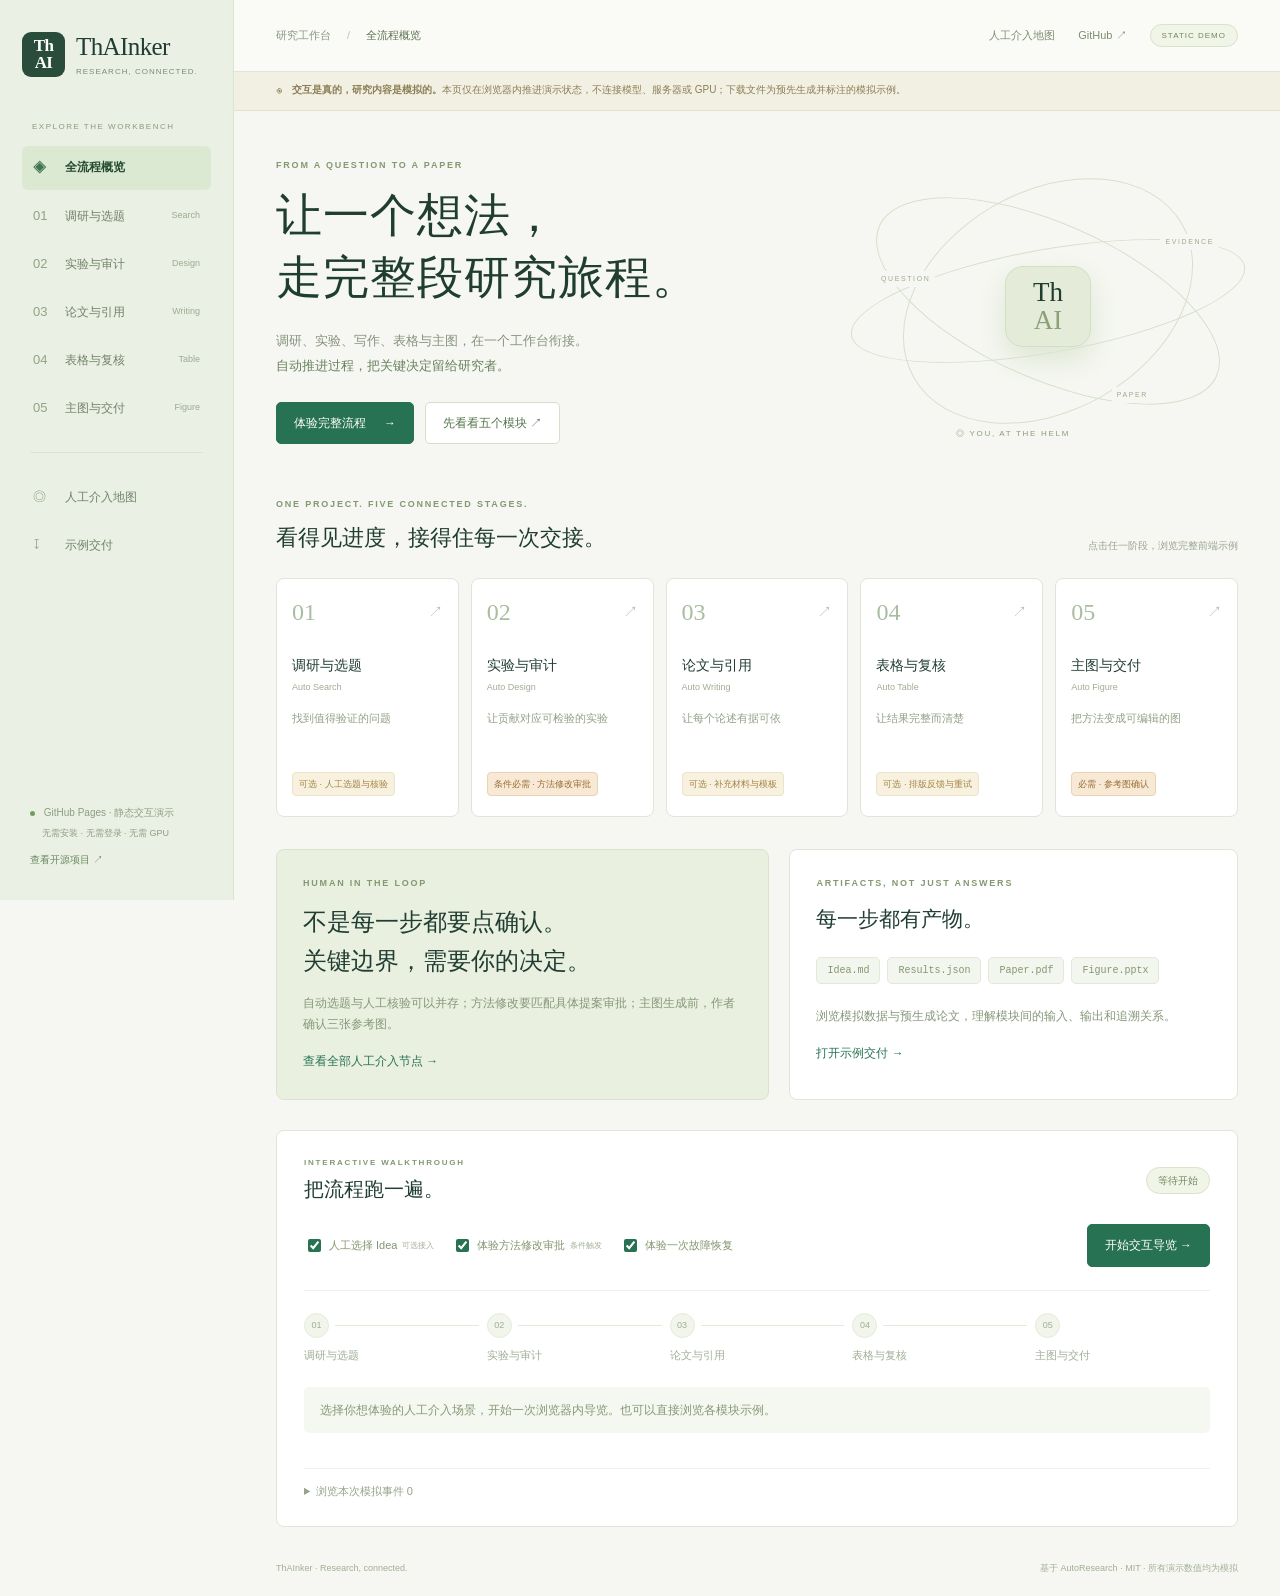
<file: site/index.html>
<!doctype html>
<html lang="zh-CN">
<head>
  <meta charset="utf-8"><meta name="viewport" content="width=device-width,initial-scale=1">
  <meta name="description" content="ThAInker：从研究方向到论文交付的五阶段工作台。在线体验调研、实验、写作、表格、主图，以及关键人工介入节点。">
  <meta name="theme-color" content="#234535"><meta property="og:title" content="ThAInker · 让一个想法，走完整段研究旅程。">
  <meta property="og:description" content="五阶段交互演示 · 人在关键节点 · 全程保留证据与产物。">
  <title>ThAInker · 研究由你掌舵</title>
  <link rel="icon" type="image/svg+xml" href="media/favicon.svg">
  <link rel="stylesheet" href="style.css?v=20261101-qa1"><script type="module" src="app.mjs?v=20261101-qa1"></script>
</head>
<body>
  <aside class="sidebar">
    <a class="brand" href="#overview"><span class="brand-mark">Th<br>AI</span><span>ThAInker<small>RESEARCH, CONNECTED.</small></span></a>
    <p class="nav-label">EXPLORE THE WORKBENCH</p>
    <nav id="navigation" aria-label="演示导航"></nav>
    <div class="sidebar-note"><span class="live-dot"></span> GitHub Pages · 静态交互演示<p>无需安装 · 无需登录 · 无需 GPU</p><a href="https://github.com/goya4140/ThAInker">查看开源项目 ↗</a></div>
  </aside>
  <div class="workspace">
    <header class="topbar"><a class="mobile-brand" href="#overview">ThAInker</a><div class="breadcrumb">研究工作台 <span>/</span> <strong id="breadcrumb">全流程概览</strong></div><div class="top-actions"><a href="#human">人工介入地图</a><a href="https://github.com/goya4140/ThAInker" target="_blank" rel="noopener">GitHub ↗</a><span class="pill demo">STATIC DEMO</span></div></header>
    <div class="static-notice"><span>◉</span><p><strong>交互是真的，研究内容是模拟的。</strong>本页仅在浏览器内推进演示状态，不连接模型、服务器或 GPU；下载文件为预先生成并标注的模拟示例。</p></div>
    <main>
      <button id="current-checkpoint" class="checkpoint-banner" data-checkpoint hidden></button>
      <button id="next-step" class="checkpoint-banner" data-action="advance" hidden>演示下一步 →</button>
      <p id="sample-context" class="sample-context" hidden></p>
      <section id="overview-screen" class="screen">
        <div class="hero"><div><p class="eyebrow">FROM A QUESTION TO A PAPER</p><h1>让一个想法，<br>走完整段研究旅程。</h1><p class="hero-copy">调研、实验、写作、表格与主图，在一个工作台衔接。<br><em>自动推进过程，把关键决定留给研究者。</em></p><div class="button-row"><button class="primary" data-action="start">体验完整流程 <span>→</span></button><a class="secondary" href="#search">先看看五个模块 ↗</a></div></div><div class="hero-visual" aria-hidden="true"><div class="orbit o1"></div><div class="orbit o2"></div><div class="orbit o3"></div><div class="orbit-center">Th<span>AI</span></div><span class="orbit-word ow1">QUESTION</span><span class="orbit-word ow2">EVIDENCE</span><span class="orbit-word ow3">PAPER</span><span class="orbit-human">◎ YOU, AT THE HELM</span></div></div>
        <div class="section-intro"><div><p class="eyebrow">ONE PROJECT. FIVE CONNECTED STAGES.</p><h2>看得见进度，接得住每一次交接。</h2></div><span class="caption">点击任一阶段，浏览完整前端示例</span></div>
        <div id="stage-cards" class="stage-cards"></div>
        <div class="overview-bottom"><section class="editorial-panel"><p class="eyebrow">HUMAN IN THE LOOP</p><h2>不是每一步都要点确认。<br>关键边界，需要你的决定。</h2><p>自动选题与人工核验可以并存；方法修改要匹配具体提案审批；主图生成前，作者确认三张参考图。</p><a href="#human" class="text-link">查看全部人工介入节点 →</a></section><section class="artifact-teaser"><p class="eyebrow">ARTIFACTS, NOT JUST ANSWERS</p><h2>每一步都有产物。</h2><div class="file-chips"><span>Idea.md</span><span>Results.json</span><span>Paper.pdf</span><span>Figure.pptx</span></div><p>浏览模拟数据与预生成论文，理解模块间的输入、输出和追溯关系。</p><a class="text-link" href="#delivery">打开示例交付 →</a></section></div>
      </section>
      <section id="module-screen" class="screen" hidden></section>
      <section id="human-screen" class="screen" hidden></section>
      <section id="delivery-screen" class="screen" hidden></section>
      <section id="guide" class="guide" aria-label="流程导览控制台">
        <div class="guide-header"><div><p class="eyebrow">INTERACTIVE WALKTHROUGH</p><h2>把流程跑一遍。</h2></div><span id="guide-status" class="pill">等待开始</span></div>
        <div id="guide-setup" class="guide-setup"><label><input id="manual-choice" type="checkbox" checked>人工选择 Idea <small>可选接入</small></label><label><input id="revision-choice" type="checkbox" checked>体验方法修改审批 <small>条件触发</small></label><label><input id="failure-choice" type="checkbox" checked>体验一次故障恢复</label><button class="primary" data-action="start">开始交互导览 →</button></div>
        <ol id="guide-progress" class="guide-progress" aria-label="五阶段演示进度"></ol>
        <div id="guide-message" role="status" aria-live="polite"></div>
        <div id="guide-controls" class="button-row"></div>
        <details class="events"><summary>浏览本次模拟事件 <span id="event-count">0</span></summary><ol id="events"></ol></details>
      </section>
      <p id="toast" class="toast" role="status" hidden></p>
      <footer><a href="https://github.com/goya4140/ThAInker">ThAInker · Research, connected.</a><span>基于 <a href="https://github.com/yzbcs/Autoresearch">AutoResearch</a> · <a href="https://github.com/goya4140/ThAInker/blob/main/LICENSE">MIT</a> · 所有演示数值均为模拟</span></footer>
    </main>
  </div>
</body>
</html>
</file>
<file: site/style.css>
:root{--ink:#203d32;--sub:#748274;--green:#277253;--lime:#dbe8ce;--bg:#f6f7f2;--white:#fff;--line:#dfe6d9;--amber:#a67935;--amber-bg:#f7f0dc;--sans:Inter,-apple-system,BlinkMacSystemFont,"Segoe UI","PingFang SC",sans-serif;--serif:Georgia,"Songti SC",serif}
*{box-sizing:border-box}body{margin:0;background:var(--bg);font:14px/1.7 var(--sans);color:var(--ink)}a{color:inherit;text-decoration:none}button,input,select,textarea{font:inherit}button,a{touch-action:manipulation}button{cursor:pointer}button:disabled{opacity:.45;cursor:not-allowed}button:focus-visible,a:focus-visible,summary:focus-visible,input:focus-visible,textarea:focus-visible{outline:3px solid #8ab480;outline-offset:4px}[hidden]{display:none!important}h1,h2,h3,p{margin-top:0}h2{font-size:24px;line-height:1.5;font-weight:500}h3{font-size:17px;font-weight:500}small{font-size:11px}.sidebar{position:fixed;inset:0 auto 0 0;width:234px;background:#eaf0e4;border-right:1px solid #dbe3d4;padding:32px 22px;display:flex;flex-direction:column;z-index:30}.brand{display:flex;gap:11px;align-items:center;font:25px/1.1 var(--serif);letter-spacing:-.6px;margin-bottom:43px}.brand-mark{background:#294d3a;color:#fff;width:43px;height:45px;text-align:center;padding:5px 0;border-radius:9px;font:bold 17px/1 var(--serif)}.brand small{display:block;font:8px var(--sans);letter-spacing:1px;color:#7b8c75;margin-top:7px}.nav-label{font-size:8px;letter-spacing:1.5px;color:#8c9b80;padding-left:10px}.nav-link{display:flex;align-items:center;gap:10px;padding:11px;border-radius:6px;color:#718369;font-size:12px;margin:4px 0}.nav-link span{width:22px;font-size:13px;color:#91a286}.nav-link.active{background:#dbe8d2;color:#244b31;font-weight:600}.nav-link.active span{color:#3f7451}.nav-link small{margin-left:auto;color:#9caa92;font-size:9px}.nav-divider{height:1px;background:#dce5d4;margin:22px 8px}.sidebar-note{margin-top:auto;color:#8e9d82;font-size:10px;padding:28px 8px 0}.sidebar-note p{font-size:9px;margin:5px 0 10px 12px}.sidebar-note a{color:#6c8962}.live-dot{display:inline-block;width:5px;height:5px;border-radius:50%;background:#739d5e;margin-right:6px}.workspace{margin-left:234px}.topbar{height:72px;background:#fafbf7;border-bottom:1px solid var(--line);display:flex;align-items:center;justify-content:space-between;padding:0 42px;font-size:11px}.breadcrumb{color:#8a9781}.breadcrumb strong{color:#5d7453;font-weight:500}.breadcrumb span{margin:0 13px;color:#bac7b0}.top-actions{display:flex;align-items:center;gap:23px;color:#7e8d72}.pill{display:inline-block;font-size:10px;border:1px solid #d8e2cc;background:#f0f5e8;color:#72885e;border-radius:20px;padding:4px 11px;white-space:nowrap}.pill.demo{font-size:8px;letter-spacing:1px}.pill.waiting_revision,.pill.waiting_selection,.pill.waiting_references,.pill.blocked{background:var(--amber-bg);border-color:#e8d8b5;color:var(--amber)}.pill.completed{background:#e1efde;color:#317347}.mobile-brand{display:none}.static-notice{display:flex;align-items:flex-start;gap:10px;background:#f2f0e3;border-bottom:1px solid #e5e1cd;color:#8b7d54;padding:9px 42px;font-size:10px}.static-notice p{margin:0}.static-notice>span{font-size:12px}.static-notice strong{font-weight:600}main{max-width:1440px;padding:36px 42px 20px;margin:0 auto}.eyebrow{font-size:9px;font-weight:600;letter-spacing:1.8px;color:#829971;margin:0 0 12px}.hero{display:flex;align-items:center;justify-content:space-between;min-height:340px;padding:7px 0 40px}.hero h1{font:500 clamp(33px,3.6vw,51px)/1.35 var(--serif);letter-spacing:1px;margin:0 0 20px}.hero-copy{color:#87927e;font-size:13px;line-height:1.9;margin-bottom:23px}.hero-copy em{font-style:normal;color:#68815c}.button-row{display:flex;align-items:center;gap:11px;flex-wrap:wrap}.primary,.secondary,.soft-button{display:inline-flex;justify-content:center;align-items:center;gap:18px;border-radius:5px;padding:10px 17px;font-size:12px;font-weight:500;border:1px solid var(--green)}.primary{background:var(--green);color:#fff}.primary:hover{background:#195c40}.secondary{background:#fff;border-color:#d4dfca;color:#55754c}.secondary:hover{background:#f1f6eb}.soft-button{border-color:transparent;background:#ecf2e5;color:#638254}.text-link{font-size:12px;color:var(--green)}.hero-visual{position:relative;width:350px;height:260px;margin-right:15px;flex-shrink:0}.orbit{position:absolute;border:1px solid #d6e0cd;border-radius:50%;inset:20px 20px;transform:rotate(-30deg)}.o2{inset:52px -10px;transform:rotate(24deg)}.o3{inset:78px -25px;transform:rotate(-10deg)}.orbit-center{position:absolute;inset:95px 132px 84px;display:flex;align-items:center;justify-content:center;flex-direction:column;background:#e4ecd9;border:1px solid #d2dfc2;border-radius:18px;font:27px/1.05 var(--serif);box-shadow:0 12px 30px #dce5d2}.orbit-center span{color:#8d9f79}.orbit-word{font-size:7px;letter-spacing:1.6px;position:absolute;color:#9cac8b;background:var(--bg);padding:2px 5px}.ow1{top:100px;left:3px}.ow2{top:63px;right:4px}.ow3{bottom:28px;right:70px}.orbit-human{position:absolute;bottom:-10px;left:83px;color:#8a9f76;font-size:8px;letter-spacing:1.7px}.section-intro{display:flex;align-items:flex-end;justify-content:space-between;gap:20px;margin:10px 0 24px}.section-intro h2{font-size:22px;margin:0}.section-intro .eyebrow{margin-bottom:8px}.caption{font-size:10px;color:#99a48f}.stage-cards{display:grid;grid-template-columns:repeat(5,1fr);gap:12px;margin-bottom:32px}.stage-card{background:#fff;border:1px solid var(--line);border-radius:8px;padding:20px 15px;min-width:0;transition:transform .15s,border-color .15s}.stage-card:hover{transform:translateY(-4px);border-color:#a8c497}.stage-number{font:24px var(--serif);color:#a9bda0;display:flex;justify-content:space-between;align-items:center;margin-bottom:28px}.stage-number span{font:15px var(--sans);color:#b8c6af}.stage-card h3{font-size:14px;margin:0 0 3px}.stage-card .english{font-size:9px;color:#a0ad95;margin-bottom:13px}.stage-card p{font-size:11px;line-height:1.8;color:#91a086;margin-bottom:22px;min-height:40px}.human-chip{display:inline-block;font-size:9px;border-radius:4px;padding:4px 6px;color:#a18445;background:#f8f1df;border:1px solid #eee3c7;line-height:1.6}.human-chip.required{color:#9a6d33;background:#f7e9d5;border-color:#ead4ad}.overview-bottom{display:grid;grid-template-columns:1.1fr 1fr;gap:20px}.editorial-panel,.artifact-teaser{border:1px solid var(--line);border-radius:8px;padding:26px;background:#fff}.editorial-panel{background:#e9f0e0;border-color:#d8e4cc}.editorial-panel h2{font:24px/1.6 var(--serif);margin-bottom:13px}.editorial-panel p:not(.eyebrow),.artifact-teaser p:not(.eyebrow){color:#869779;font-size:12px;margin-bottom:15px}.artifact-teaser h2{font-size:21px}.file-chips{display:flex;gap:7px;flex-wrap:wrap;margin:22px 0}.file-chips span{background:#f3f6ee;border:1px solid #e1e9d8;padding:7px 10px;font:10px monospace;color:#829771;border-radius:5px}.module-heading{display:flex;justify-content:space-between;align-items:flex-start;gap:25px;margin:13px 0 26px}.module-heading h1{font:32px/1.4 var(--serif);margin:0 0 10px}.module-heading p:not(.eyebrow){font-size:13px;color:#8a9980;margin:0;max-width:650px}.module-subnav{display:flex;gap:3px;border-bottom:1px solid var(--line);margin-bottom:23px;overflow-x:auto}.tab{border:none;border-bottom:2px solid transparent;background:none;padding:11px 17px;font-size:12px;color:#96a18d;white-space:nowrap}.tab.active{border-color:var(--green);color:var(--green);font-weight:600}.module-layout{display:grid;grid-template-columns:minmax(0,1fr) 280px;gap:20px}.panel{background:#fff;border:1px solid var(--line);padding:25px;border-radius:8px;min-width:0}.panel h2{font-size:18px;margin:0 0 16px}.panel h3{font-size:14px;margin-top:20px}.panel p{font-size:12px;color:#819375}.panel-label{font-size:9px;letter-spacing:1.2px;color:#9cad8d;margin:0 0 7px}.human-panel{border:1px solid #e5d7b7;background:#f9f3e4;border-radius:8px;padding:22px;color:#9a8354;align-self:start}.human-panel h3{font-size:15px;color:#8b713e;margin:13px 0 9px}.human-panel p,.human-panel li{font-size:11px;line-height:1.9;color:#9b8a65}.human-panel ul{padding-left:17px}.human-panel .rule{border-top:1px solid #e9dfc7;padding-top:12px;margin-top:14px;font-size:10px}.paper-card{padding:17px;border:1px solid #e3eadb;border-radius:6px;margin:12px 0;background:#fcfdf9}.paper-card h3{font-size:14px;margin:4px 0 9px;line-height:1.7}.paper-card p{font-size:11px;margin-bottom:9px}.paper-card .button-row{margin-top:14px}.paper-meta{color:#a0b090;font-size:9px}.claim-list{padding:0;list-style:none;margin:15px 0}.claim-list li{display:flex;align-items:flex-start;gap:11px;padding:12px 0;border-top:1px solid #edf1e8;font-size:12px;color:#829873}.claim-list b{font-size:10px;color:#63854f;background:#edf3e7;padding:3px 5px;border-radius:3px}.code{background:#f3f6ee;border:1px solid #e1e9d8;padding:18px;border-radius:6px;font:11px/1.9 ui-monospace,monospace;white-space:pre-wrap;overflow-wrap:anywhere;color:#69865a;max-height:380px;overflow:auto}.data-table{width:100%;border-collapse:collapse;font-size:12px;margin:17px 0}.data-table th{font-size:10px;color:#99a88d;text-align:right;font-weight:400;padding:10px 9px;border-bottom:1px solid #d9e4cc}.data-table td{text-align:right;padding:12px 9px;border-bottom:1px solid #edf2e7;color:#7e966e}.data-table td:first-child,.data-table th:first-child{text-align:left}.data-table tr:last-child td{font-weight:600;color:#377448}.table-wrap{overflow-x:auto}.fine-print{font-size:10px!important;color:#a0ac92!important;line-height:1.9}.stats-row{display:grid;grid-template-columns:repeat(3,1fr);gap:12px;margin:20px 0}.stat{background:#f6f8f1;border:1px solid #e4ebdc;border-radius:6px;padding:15px}.stat strong{font:26px var(--serif);color:#577b43}.stat span{display:block;color:#9cab8d;font-size:10px;margin-top:5px}.audit-list{padding:0;list-style:none}.audit-list li{font-size:12px;color:#8b9a7c;padding:9px 0;border-bottom:1px solid #edf2e7}.audit-list li:before{content:'✓';color:#63974d;margin-right:12px}.revision{border:1px solid #e4d7b4;border-radius:7px;background:#faf5e9;padding:21px;margin:18px 0}.revision h3{margin-top:7px;color:#94773c}.revision p{color:#9b8962}.revision .primary{background:#947541;border-color:#947541}.chapter-tabs,.view-options{display:flex;gap:6px;flex-wrap:wrap;margin-bottom:19px}.chapter-tabs button,.view-options button{border:1px solid #dce6d1;background:#fafcf7;color:#8b9c7c;border-radius:4px;font-size:10px;padding:6px 10px}.chapter-tabs button.active,.view-options button.active{background:#e7f0de;color:#47753a;border-color:#c7dcb6}.manuscript{border:1px solid #e5eadf;box-shadow:0 6px 20px #e9ede4;padding:30px;color:#708066;background:#fff;font:13px/1.9 var(--serif)}.manuscript h3{font:20px var(--serif);margin:5px 0 16px;color:#49623e}.manuscript p{font:13px/1.9 var(--serif);color:#7c8b70}.manuscript .watermark{font:9px var(--sans);letter-spacing:2px;color:#afba9f;border-bottom:1px solid #edf0e7;padding-bottom:13px;margin-bottom:20px}.field{display:block;color:#8e9d7f;font-size:11px;margin:17px 0}.field textarea,.field select{display:block;width:100%;margin-top:7px;border:1px solid #d9e4cc;border-radius:5px;padding:11px;background:#fcfdf9;color:#718764;font-size:12px;line-height:1.7}.references-grid{display:grid;grid-template-columns:repeat(3,1fr);gap:10px;margin:18px 0}.ref-card{padding:10px;border:1px solid #e2e9d8;border-radius:5px;background:#f9fbf5}.ref-card img{width:100%;height:90px;object-fit:contain;background:#fff}.ref-card label{font-size:10px;color:#849773;display:flex;gap:5px;align-items:center;margin-top:9px}.ref-card input{accent-color:var(--green)}.figure-image{width:100%;display:block;border:1px solid #e1e8d9;border-radius:6px}.human-map{display:grid;grid-template-columns:1fr 1fr;gap:17px}.human-map .human-panel{height:100%}.human-map .human-panel h3{font-size:17px}.human-map .human-panel p{font-size:12px}.human-map .human-panel .rule{font-size:11px}.human-global{background:#254a35;color:#e7f0dd;border-radius:8px;padding:25px;margin-top:20px}.human-global h2{font-size:20px}.human-global p{font-size:12px;color:#b4cba5;margin-bottom:0}.downloads{display:grid;grid-template-columns:repeat(3,1fr);gap:14px}.download-card{padding:23px;border:1px solid var(--line);background:#fff;border-radius:7px}.download-card .file-icon{font:27px var(--serif);color:#92ad7e;display:block;margin-bottom:26px}.download-card h3{font-size:15px;margin-bottom:8px}.download-card p{font-size:11px;color:#95a486;min-height:42px}.download-card a{font-size:12px;color:#4f7e3d}.delivery-preview{display:grid;grid-template-columns:1fr 1fr;gap:22px;margin:25px 0}.guide{background:#fff;border:1px solid var(--line);border-radius:8px;padding:25px 27px;margin-top:30px;scroll-margin-top:20px}.guide-header{display:flex;justify-content:space-between;align-items:center;gap:15px}.guide-header h2{font-size:20px;margin:0}.guide-header .eyebrow{font-size:8px;margin-bottom:5px}.guide-setup{margin-top:20px;display:flex;align-items:center;gap:18px;flex-wrap:wrap}.guide-setup label{font-size:11px;color:#82966f;display:flex;align-items:center;gap:5px}.guide-setup small{font-size:8px;color:#a4af97}.guide-setup input{accent-color:var(--green)}.guide-setup button{margin-left:auto}.guide-progress{list-style:none;display:grid;grid-template-columns:repeat(5,1fr);gap:8px;padding:22px 0;margin:23px 0 0;border-top:1px solid #edf2e7}.guide-progress li{font-size:11px;color:#a1ae96;position:relative}.guide-progress li:after{content:'';position:absolute;left:31px;right:0;top:12px;height:1px;background:#e3ebda}.guide-progress li:last-child:after{display:none}.guide-progress i{display:grid;place-items:center;width:25px;height:25px;background:#f1f5eb;border-radius:50%;font-style:normal;font-size:9px;margin-bottom:8px;border:1px solid #e4ecd9}.guide-progress .done{color:#668653}.guide-progress .done i{background:#e1efda;border-color:#c8dfbb}.guide-progress .current{color:#367344}.guide-progress .current i{background:var(--green);color:#fff;border-color:var(--green);box-shadow:0 0 0 4px #edf4e7}#guide-message{padding:13px 16px;background:#f5f8f0;border-radius:5px;color:#859976;font-size:12px;margin-bottom:13px}.events{font-size:11px;color:#96a388;margin-top:22px;border-top:1px solid #edf2e6;padding-top:13px}.events summary{cursor:pointer}.events ol{list-style:none;padding:0;margin:12px 0 0;max-height:220px;overflow:auto}.events li{display:flex;gap:15px;padding:8px 0;border-top:1px solid #f0f4ea;font-size:10px}.events time{color:#b0bba4;white-space:nowrap}.toast{border:1px solid #dec997;background:#fcf5e1;padding:13px 18px;border-radius:6px;color:#a58a4d;font-size:12px;margin-top:20px}footer{font-size:9px;color:#a1af95;display:flex;justify-content:space-between;gap:20px;padding-top:34px}footer a:hover{text-decoration:underline}
@media(prefers-reduced-motion:reduce){*{scroll-behavior:auto!important;transition:none!important}}
@media(min-width:1550px){main{padding-top:45px}.hero{min-height:370px}.hero-visual{margin-right:60px}}
@media(max-width:1250px){.sidebar{width:210px;padding:30px 16px}.workspace{margin-left:210px}main{padding:30px 27px}.topbar{padding:0 27px}.static-notice{padding:9px 27px}.hero-visual{transform:scale(.8);width:290px;margin-right:-20px}.hero h1{font-size:40px}.stage-cards{gap:8px}.stage-card{padding:17px 11px}.human-chip{font-size:8px}.module-layout{grid-template-columns:minmax(0,1fr) 245px}.panel{padding:21px}}
@media(max-width:1000px){.hero-visual{display:none}.hero{min-height:300px}.stage-cards{grid-template-columns:repeat(3,1fr)}.stage-card p{min-height:0}.stage-number{margin-bottom:18px}.module-layout{grid-template-columns:1fr}.human-panel{padding:20px}.human-panel ul{margin-bottom:0}.top-actions{gap:15px}.overview-bottom{grid-template-columns:1fr}.downloads{grid-template-columns:1fr 1fr}.delivery-preview{grid-template-columns:1fr}.human-map{grid-template-columns:1fr}.guide-setup button{margin-left:0}.section-intro .caption{max-width:140px;text-align:right}}
@media(max-width:760px){.sidebar{position:static;width:auto;padding:16px 20px;display:block;border-right:0;border-bottom:1px solid var(--line)}.brand{font-size:21px;margin-bottom:15px}.brand-mark{width:34px;height:36px;font-size:13px}.brand small{font-size:7px}.nav-label,.sidebar-note,.nav-divider{display:none}#navigation{display:flex;overflow-x:auto;gap:5px}.nav-link{flex-shrink:0;padding:7px 10px;font-size:10px;margin:0}.nav-link span{width:auto;font-size:10px}.nav-link small{display:none}.workspace{margin-left:0}.topbar{height:52px;font-size:10px;padding:0 20px}.top-actions{gap:12px}.top-actions>a:first-child{display:none}.static-notice{padding:10px 20px;font-size:10px}main{padding:26px 20px 18px}.hero{padding-bottom:30px;min-height:290px}.hero h1{font-size:39px}.hero-copy{font-size:12px}.stage-cards{grid-template-columns:repeat(2,1fr);gap:10px}.stage-card{padding:18px 16px}.stage-card:last-child{grid-column:span 2}.stage-card:last-child p{min-height:0}.stage-card:last-child .stage-number{margin-bottom:15px}.section-intro{align-items:flex-start}.section-intro h2{font-size:19px}.section-intro .caption{display:none}.module-heading h1{font-size:28px}.module-heading p:not(.eyebrow){font-size:12px}.module-heading{flex-direction:column;gap:13px}.panel{padding:20px}.overview-bottom{gap:14px}.editorial-panel,.artifact-teaser{padding:23px}.guide{padding:22px 18px}.guide-progress{gap:5px}.guide-progress li{font-size:10px}.guide-progress i{width:23px;height:23px}.guide-progress li:after{left:28px;top:11px}.guide-setup{gap:11px}.guide-setup label{font-size:10px}.guide-setup label small{display:none}.guide-setup .primary{width:100%}.stats-row{gap:8px}.stat{padding:12px}.stat strong{font-size:23px}.stat span{font-size:9px}.references-grid{gap:7px}.ref-card{padding:7px}.ref-card img{height:68px}.ref-card label{font-size:9px}.manuscript{padding:20px}.downloads{gap:11px}.download-card{padding:20px 16px}.download-card .file-icon{margin-bottom:17px}.download-card p{font-size:10px}.human-map{gap:12px}footer{font-size:8px;flex-direction:column;gap:7px}.button-row{gap:8px}.primary,.secondary{font-size:11px;padding:9px 13px}}
@media(max-width:400px){main{padding:24px 15px}.sidebar{padding:15px}.topbar{padding:0 15px}.static-notice{padding:9px 15px}.hero h1{font-size:35px}.downloads{grid-template-columns:1fr}.guide-header h2{font-size:18px}.guide-progress li{font-size:9px}.data-table{font-size:10px}.data-table td,.data-table th{padding:9px 5px}.events li{gap:10px}}

.references-grid{grid-template-columns:repeat(3,minmax(0,1fr))}.ref-card{min-width:0}.ref-card .file-ref{display:block}.ref-card input[type=file]{display:block;width:100%;min-width:0;max-width:100%;margin-top:5px;font-size:9px}

.checkpoint-banner{display:block;width:100%;text-align:left;border:1px solid #a3b89b;border-radius:10px;background:#e6efdc;color:#234535;padding:14px 18px;margin-bottom:16px;font-family:inherit;font-size:14px;font-weight:600;cursor:pointer}.sample-context{border-left:3px solid #90a985;padding:8px 14px;font-size:12px;line-height:1.7;color:#526457}.toast{position:fixed;bottom:24px;right:24px;max-width:min(520px,calc(100vw - 48px));z-index:100;box-shadow:0 8px 28px #203b3026;background:#e6efdc;padding:16px 20px;border:1px solid #9eaf92;border-radius:12px}.checkpoint-banner[hidden],.sample-context[hidden],#next-step[hidden]{display:none}
</file>
